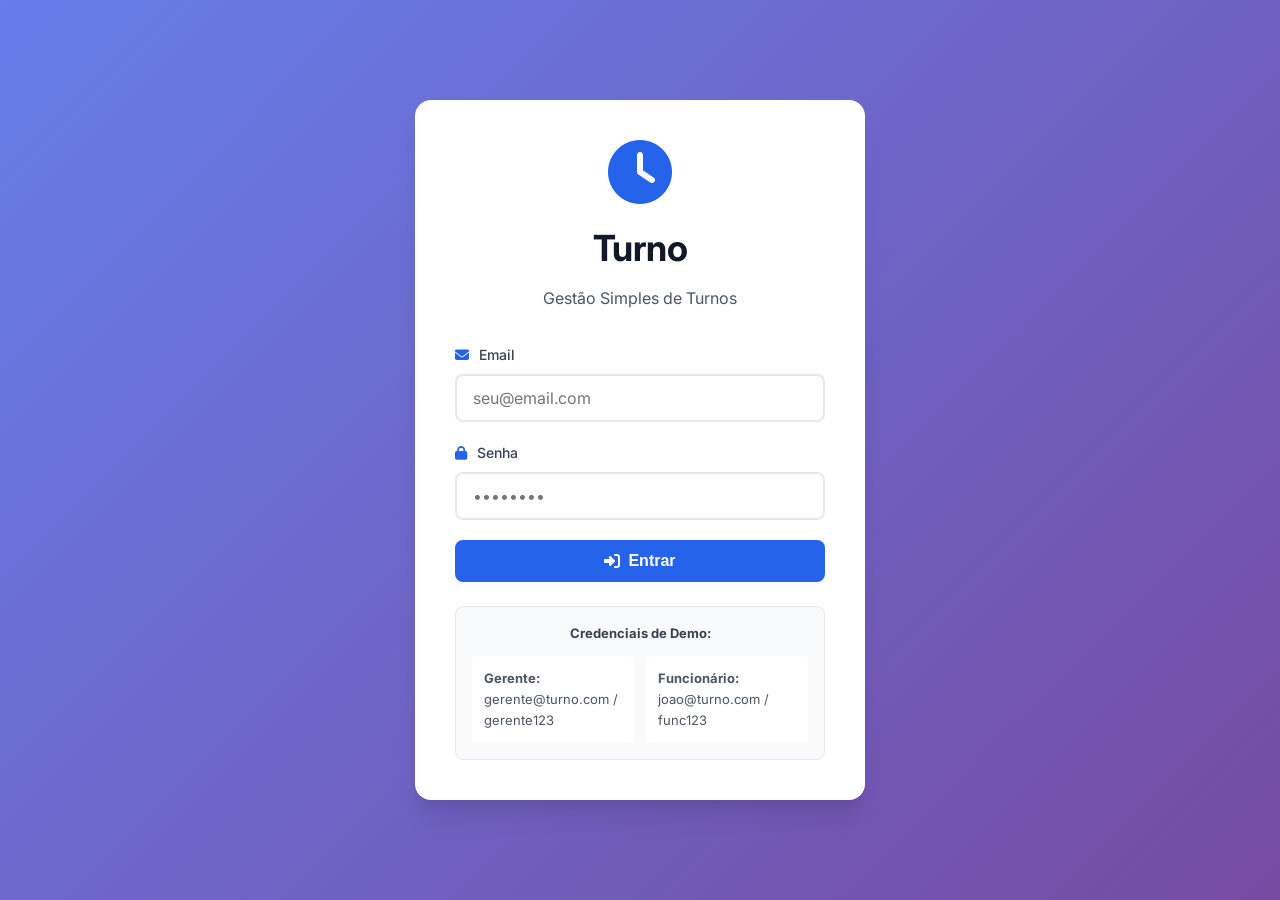
<file: index.html>
<!DOCTYPE html>
<html lang="pt-BR">
<head>
    <meta charset="UTF-8">
    <meta name="viewport" content="width=device-width, initial-scale=1.0">
    <title>Turno - Gestão Simples de Turnos</title>
    <link rel="stylesheet" href="css/style.css">
    <link rel="stylesheet" href="https://cdn.jsdelivr.net/npm/@fortawesome/fontawesome-free@6.4.0/css/all.min.css">
    <link href="https://fonts.googleapis.com/css2?family=Inter:wght@300;400;500;600;700&display=swap" rel="stylesheet">
</head>
<body class="login-page">
    <div class="login-container">
        <div class="login-box">
            <div class="logo-section">
                <i class="fas fa-clock logo-icon"></i>
                <h1 class="app-title">Turno</h1>
                <p class="app-subtitle">Gestão Simples de Turnos</p>
            </div>

            <form id="loginForm" class="login-form">
                <div class="form-group">
                    <label for="email">
                        <i class="fas fa-envelope"></i> Email
                    </label>
                    <input type="email" id="email" placeholder="seu@email.com" required>
                </div>

                <div class="form-group">
                    <label for="senha">
                        <i class="fas fa-lock"></i> Senha
                    </label>
                    <input type="password" id="senha" placeholder="••••••••" required>
                </div>

                <div class="error-message" id="errorMessage" style="display: none;">
                    <i class="fas fa-exclamation-circle"></i>
                    <span id="errorText"></span>
                </div>

                <button type="submit" class="btn-primary btn-block">
                    <i class="fas fa-sign-in-alt"></i> Entrar
                </button>
            </form>

            <div class="demo-credentials">
                <p class="demo-title"><strong>Credenciais de Demo:</strong></p>
                <div class="demo-users">
                    <div class="demo-user">
                        <strong>Gerente:</strong><br>
                        gerente@turno.com / gerente123
                    </div>
                    <div class="demo-user">
                        <strong>Funcionário:</strong><br>
                        joao@turno.com / func123
                    </div>
                </div>
            </div>
        </div>
    </div>

    <script src="js/auth.js"></script>
    <script src="js/login.js"></script>
</body>
</html>
</file>
<file: css/style.css>
/* ===========================
   VARIÁVEIS E RESET
   =========================== */
:root {
    --primary-color: #2563eb;
    --primary-dark: #1d4ed8;
    --secondary-color: #10b981;
    --danger-color: #ef4444;
    --warning-color: #f59e0b;
    --gray-50: #f9fafb;
    --gray-100: #f3f4f6;
    --gray-200: #e5e7eb;
    --gray-300: #d1d5db;
    --gray-400: #9ca3af;
    --gray-600: #4b5563;
    --gray-700: #374151;
    --gray-800: #1f2937;
    --gray-900: #111827;
    --white: #ffffff;
    --shadow-sm: 0 1px 2px 0 rgba(0, 0, 0, 0.05);
    --shadow: 0 1px 3px 0 rgba(0, 0, 0, 0.1), 0 1px 2px 0 rgba(0, 0, 0, 0.06);
    --shadow-md: 0 4px 6px -1px rgba(0, 0, 0, 0.1), 0 2px 4px -1px rgba(0, 0, 0, 0.06);
    --shadow-lg: 0 10px 15px -3px rgba(0, 0, 0, 0.1), 0 4px 6px -2px rgba(0, 0, 0, 0.05);
    --shadow-xl: 0 20px 25px -5px rgba(0, 0, 0, 0.1), 0 10px 10px -5px rgba(0, 0, 0, 0.04);
}

* {
    margin: 0;
    padding: 0;
    box-sizing: border-box;
}

body {
    font-family: 'Inter', -apple-system, BlinkMacSystemFont, 'Segoe UI', Roboto, Oxygen, Ubuntu, Cantarell, sans-serif;
    background: linear-gradient(135deg, #667eea 0%, #764ba2 100%);
    color: var(--gray-800);
    line-height: 1.6;
    min-height: 100vh;
}

/* ===========================
   PÁGINA DE LOGIN
   =========================== */
.login-page {
    display: flex;
    align-items: center;
    justify-content: center;
    min-height: 100vh;
    padding: 20px;
}

.login-container {
    width: 100%;
    max-width: 450px;
}

.login-box {
    background: var(--white);
    border-radius: 16px;
    box-shadow: var(--shadow-xl);
    padding: 40px;
    animation: slideUp 0.5s ease;
}

@keyframes slideUp {
    from {
        opacity: 0;
        transform: translateY(20px);
    }
    to {
        opacity: 1;
        transform: translateY(0);
    }
}

.logo-section {
    text-align: center;
    margin-bottom: 32px;
}

.logo-icon {
    font-size: 64px;
    color: var(--primary-color);
    margin-bottom: 16px;
}

.app-title {
    font-size: 36px;
    font-weight: 700;
    color: var(--gray-900);
    margin-bottom: 8px;
}

.app-subtitle {
    font-size: 16px;
    color: var(--gray-600);
}

.login-form {
    margin-bottom: 24px;
}

.form-group {
    margin-bottom: 20px;
}

.form-group label {
    display: block;
    font-size: 14px;
    font-weight: 500;
    color: var(--gray-700);
    margin-bottom: 8px;
}

.form-group label i {
    margin-right: 6px;
    color: var(--primary-color);
}

.form-group input {
    width: 100%;
    padding: 12px 16px;
    font-size: 16px;
    border: 2px solid var(--gray-200);
    border-radius: 8px;
    transition: all 0.3s ease;
    font-family: inherit;
}

.form-group input:focus {
    outline: none;
    border-color: var(--primary-color);
    box-shadow: 0 0 0 3px rgba(37, 99, 235, 0.1);
}

.error-message {
    background: #fee2e2;
    border: 1px solid var(--danger-color);
    color: var(--danger-color);
    padding: 12px 16px;
    border-radius: 8px;
    margin-bottom: 16px;
    font-size: 14px;
    display: flex;
    align-items: center;
    gap: 8px;
}

.demo-credentials {
    background: var(--gray-50);
    border: 1px solid var(--gray-200);
    border-radius: 8px;
    padding: 16px;
    font-size: 13px;
}

.demo-title {
    color: var(--gray-700);
    margin-bottom: 12px;
    text-align: center;
}

.demo-users {
    display: grid;
    grid-template-columns: 1fr 1fr;
    gap: 12px;
}

.demo-user {
    background: var(--white);
    padding: 12px;
    border-radius: 6px;
    color: var(--gray-600);
    line-height: 1.6;
}

/* ===========================
   BOTÕES
   =========================== */
.btn-primary,
.btn-secondary,
.btn-success,
.btn-danger,
.btn-warning {
    padding: 12px 24px;
    font-size: 16px;
    font-weight: 600;
    border: none;
    border-radius: 8px;
    cursor: pointer;
    transition: all 0.3s ease;
    display: inline-flex;
    align-items: center;
    justify-content: center;
    gap: 8px;
    text-decoration: none;
}

.btn-primary {
    background: var(--primary-color);
    color: var(--white);
}

.btn-primary:hover {
    background: var(--primary-dark);
    transform: translateY(-1px);
    box-shadow: var(--shadow-md);
}

.btn-secondary {
    background: var(--gray-200);
    color: var(--gray-700);
}

.btn-secondary:hover {
    background: var(--gray-300);
}

.btn-success {
    background: var(--secondary-color);
    color: var(--white);
}

.btn-success:hover {
    background: #059669;
}

.btn-danger {
    background: var(--danger-color);
    color: var(--white);
}

.btn-danger:hover {
    background: #dc2626;
}

.btn-warning {
    background: var(--warning-color);
    color: var(--white);
}

.btn-warning:hover {
    background: #d97706;
}

.btn-block {
    width: 100%;
}

.btn-small {
    padding: 8px 16px;
    font-size: 14px;
}

/* ===========================
   DASHBOARD LAYOUT
   =========================== */
.dashboard {
    display: flex;
    min-height: 100vh;
    background: var(--gray-50);
}

.sidebar {
    width: 280px;
    background: var(--white);
    box-shadow: var(--shadow-md);
    display: flex;
    flex-direction: column;
    position: fixed;
    height: 100vh;
    z-index: 100;
}

.sidebar-header {
    padding: 24px 20px;
    border-bottom: 1px solid var(--gray-200);
    text-align: center;
}

.sidebar-header .logo-icon {
    font-size: 48px;
    color: var(--primary-color);
    margin-bottom: 8px;
}

.sidebar-header h2 {
    font-size: 24px;
    color: var(--gray-900);
}

.user-info {
    padding: 20px;
    background: var(--gray-50);
    border-bottom: 1px solid var(--gray-200);
}

.user-avatar {
    width: 60px;
    height: 60px;
    border-radius: 50%;
    background: var(--primary-color);
    color: var(--white);
    display: flex;
    align-items: center;
    justify-content: center;
    font-size: 24px;
    font-weight: 600;
    margin: 0 auto 12px;
}

.user-name {
    font-size: 16px;
    font-weight: 600;
    color: var(--gray-900);
    text-align: center;
    margin-bottom: 4px;
}

.user-role {
    font-size: 14px;
    color: var(--gray-600);
    text-align: center;
}

.user-role .badge {
    display: inline-block;
    padding: 4px 12px;
    border-radius: 12px;
    font-size: 12px;
    font-weight: 600;
}

.badge-manager {
    background: #dbeafe;
    color: var(--primary-color);
}

.badge-employee {
    background: #d1fae5;
    color: var(--secondary-color);
}

.nav-menu {
    flex: 1;
    padding: 20px 0;
    overflow-y: auto;
}

.nav-item {
    padding: 12px 20px;
    display: flex;
    align-items: center;
    gap: 12px;
    color: var(--gray-700);
    text-decoration: none;
    transition: all 0.3s ease;
    font-size: 15px;
    cursor: pointer;
    border-left: 4px solid transparent;
}

.nav-item:hover {
    background: var(--gray-50);
    color: var(--primary-color);
}

.nav-item.active {
    background: #eff6ff;
    color: var(--primary-color);
    border-left-color: var(--primary-color);
    font-weight: 600;
}

.nav-item i {
    font-size: 18px;
    width: 24px;
}

.nav-badge {
    margin-left: auto;
    background: var(--danger-color);
    color: var(--white);
    font-size: 11px;
    padding: 2px 8px;
    border-radius: 10px;
    font-weight: 600;
}

.sidebar-footer {
    padding: 20px;
    border-top: 1px solid var(--gray-200);
}

.main-content {
    margin-left: 280px;
    flex: 1;
    display: flex;
    flex-direction: column;
    min-height: 100vh;
}

.top-bar {
    background: var(--white);
    padding: 16px 32px;
    box-shadow: var(--shadow-sm);
    display: flex;
    align-items: center;
    justify-content: space-between;
    position: sticky;
    top: 0;
    z-index: 50;
}

.page-title {
    font-size: 24px;
    font-weight: 600;
    color: var(--gray-900);
}

.top-actions {
    display: flex;
    align-items: center;
    gap: 16px;
}

.notifications-btn {
    position: relative;
    background: transparent;
    border: none;
    font-size: 20px;
    color: var(--gray-600);
    cursor: pointer;
    padding: 8px;
    border-radius: 8px;
    transition: all 0.3s ease;
}

.notifications-btn:hover {
    background: var(--gray-100);
    color: var(--primary-color);
}

.notification-badge {
    position: absolute;
    top: 4px;
    right: 4px;
    background: var(--danger-color);
    color: var(--white);
    font-size: 10px;
    padding: 2px 6px;
    border-radius: 10px;
    font-weight: 600;
}

.content-area {
    flex: 1;
    padding: 32px;
    max-width: 1400px;
    width: 100%;
    margin: 0 auto;
}

/* ===========================
   CARDS E WIDGETS
   =========================== */
.stats-grid {
    display: grid;
    grid-template-columns: repeat(auto-fit, minmax(250px, 1fr));
    gap: 24px;
    margin-bottom: 32px;
}

.stat-card {
    background: var(--white);
    border-radius: 12px;
    padding: 24px;
    box-shadow: var(--shadow);
    transition: all 0.3s ease;
}

.stat-card:hover {
    box-shadow: var(--shadow-md);
    transform: translateY(-2px);
}

.stat-header {
    display: flex;
    align-items: center;
    justify-content: space-between;
    margin-bottom: 16px;
}

.stat-label {
    font-size: 14px;
    color: var(--gray-600);
    font-weight: 500;
}

.stat-icon {
    width: 48px;
    height: 48px;
    border-radius: 12px;
    display: flex;
    align-items: center;
    justify-content: center;
    font-size: 24px;
}

.stat-icon.blue {
    background: #dbeafe;
    color: var(--primary-color);
}

.stat-icon.green {
    background: #d1fae5;
    color: var(--secondary-color);
}

.stat-icon.yellow {
    background: #fef3c7;
    color: var(--warning-color);
}

.stat-icon.red {
    background: #fee2e2;
    color: var(--danger-color);
}

.stat-value {
    font-size: 36px;
    font-weight: 700;
    color: var(--gray-900);
    line-height: 1;
}

.card {
    background: var(--white);
    border-radius: 12px;
    box-shadow: var(--shadow);
    overflow: hidden;
    margin-bottom: 24px;
}

.card-header {
    padding: 20px 24px;
    border-bottom: 1px solid var(--gray-200);
    display: flex;
    align-items: center;
    justify-content: space-between;
}

.card-title {
    font-size: 18px;
    font-weight: 600;
    color: var(--gray-900);
    display: flex;
    align-items: center;
    gap: 8px;
}

.card-body {
    padding: 24px;
}

/* ===========================
   TABELAS
   =========================== */
.table-container {
    overflow-x: auto;
}

table {
    width: 100%;
    border-collapse: collapse;
}

thead {
    background: var(--gray-50);
}

th {
    padding: 12px 16px;
    text-align: left;
    font-size: 13px;
    font-weight: 600;
    color: var(--gray-700);
    text-transform: uppercase;
    letter-spacing: 0.5px;
}

td {
    padding: 16px;
    border-bottom: 1px solid var(--gray-200);
    font-size: 14px;
}

tr:last-child td {
    border-bottom: none;
}

tbody tr:hover {
    background: var(--gray-50);
}

.status-badge {
    display: inline-block;
    padding: 4px 12px;
    border-radius: 12px;
    font-size: 12px;
    font-weight: 600;
}

.status-agendado {
    background: #dbeafe;
    color: var(--primary-color);
}

.status-concluido {
    background: #d1fae5;
    color: var(--secondary-color);
}

.status-falta {
    background: #fee2e2;
    color: var(--danger-color);
}

.status-atraso {
    background: #fef3c7;
    color: var(--warning-color);
}

.status-pendente {
    background: #fef3c7;
    color: var(--warning-color);
}

.status-aprovada {
    background: #d1fae5;
    color: var(--secondary-color);
}

.status-rejeitada {
    background: #fee2e2;
    color: var(--danger-color);
}

/* ===========================
   FORMULÁRIOS
   =========================== */
.form-grid {
    display: grid;
    grid-template-columns: repeat(auto-fit, minmax(250px, 1fr));
    gap: 20px;
    margin-bottom: 24px;
}

.form-group-full {
    grid-column: 1 / -1;
}

select,
textarea {
    width: 100%;
    padding: 12px 16px;
    font-size: 16px;
    border: 2px solid var(--gray-200);
    border-radius: 8px;
    transition: all 0.3s ease;
    font-family: inherit;
}

select:focus,
textarea:focus {
    outline: none;
    border-color: var(--primary-color);
    box-shadow: 0 0 0 3px rgba(37, 99, 235, 0.1);
}

textarea {
    resize: vertical;
    min-height: 100px;
}

/* ===========================
   CALENDÁRIO
   =========================== */
.calendar-header {
    display: flex;
    align-items: center;
    justify-content: space-between;
    margin-bottom: 24px;
}

.calendar-nav {
    display: flex;
    align-items: center;
    gap: 16px;
}

.calendar-month {
    font-size: 20px;
    font-weight: 600;
    color: var(--gray-900);
}

.calendar-grid {
    display: grid;
    grid-template-columns: repeat(7, 1fr);
    gap: 8px;
}

.calendar-day-header {
    padding: 12px;
    text-align: center;
    font-size: 13px;
    font-weight: 600;
    color: var(--gray-600);
    text-transform: uppercase;
}

.calendar-day {
    background: var(--gray-50);
    border: 2px solid var(--gray-200);
    border-radius: 8px;
    padding: 12px;
    min-height: 120px;
    cursor: pointer;
    transition: all 0.3s ease;
}

.calendar-day:hover {
    border-color: var(--primary-color);
    box-shadow: var(--shadow);
}

.calendar-day.today {
    border-color: var(--primary-color);
    background: #eff6ff;
}

.calendar-day-number {
    font-size: 14px;
    font-weight: 600;
    color: var(--gray-700);
    margin-bottom: 8px;
}

.calendar-shift {
    background: var(--primary-color);
    color: var(--white);
    padding: 6px 8px;
    border-radius: 6px;
    font-size: 12px;
    margin-bottom: 4px;
    display: block;
}

.calendar-shift.manha {
    background: #fbbf24;
}

.calendar-shift.tarde {
    background: var(--primary-color);
}

.calendar-shift.noite {
    background: #6366f1;
}

/* ===========================
   MODAL
   =========================== */
.modal {
    position: fixed;
    top: 0;
    left: 0;
    width: 100%;
    height: 100%;
    background: rgba(0, 0, 0, 0.5);
    display: none;
    align-items: center;
    justify-content: center;
    z-index: 1000;
    animation: fadeIn 0.3s ease;
}

.modal.active {
    display: flex;
}

@keyframes fadeIn {
    from {
        opacity: 0;
    }
    to {
        opacity: 1;
    }
}

.modal-content {
    background: var(--white);
    border-radius: 16px;
    max-width: 600px;
    width: 90%;
    max-height: 90vh;
    overflow-y: auto;
    animation: slideUpModal 0.3s ease;
}

@keyframes slideUpModal {
    from {
        opacity: 0;
        transform: translateY(50px);
    }
    to {
        opacity: 1;
        transform: translateY(0);
    }
}

.modal-header {
    padding: 24px;
    border-bottom: 1px solid var(--gray-200);
    display: flex;
    align-items: center;
    justify-content: space-between;
}

.modal-title {
    font-size: 20px;
    font-weight: 600;
    color: var(--gray-900);
}

.modal-close {
    background: transparent;
    border: none;
    font-size: 24px;
    color: var(--gray-400);
    cursor: pointer;
    padding: 0;
    width: 32px;
    height: 32px;
    display: flex;
    align-items: center;
    justify-content: center;
    border-radius: 6px;
    transition: all 0.3s ease;
}

.modal-close:hover {
    background: var(--gray-100);
    color: var(--gray-700);
}

.modal-body {
    padding: 24px;
}

.modal-footer {
    padding: 24px;
    border-top: 1px solid var(--gray-200);
    display: flex;
    gap: 12px;
    justify-content: flex-end;
}

/* ===========================
   NOTIFICAÇÕES
   =========================== */
.notification-item {
    padding: 16px;
    border-bottom: 1px solid var(--gray-200);
    transition: all 0.3s ease;
    cursor: pointer;
}

.notification-item:hover {
    background: var(--gray-50);
}

.notification-item:last-child {
    border-bottom: none;
}

.notification-item.unread {
    background: #eff6ff;
    font-weight: 600;
}

.notification-header {
    display: flex;
    align-items: flex-start;
    gap: 12px;
    margin-bottom: 8px;
}

.notification-icon {
    width: 36px;
    height: 36px;
    border-radius: 50%;
    display: flex;
    align-items: center;
    justify-content: center;
    font-size: 16px;
    flex-shrink: 0;
}

.notification-content {
    flex: 1;
}

.notification-text {
    font-size: 14px;
    color: var(--gray-700);
    margin-bottom: 4px;
}

.notification-time {
    font-size: 12px;
    color: var(--gray-500);
}

.empty-state {
    text-align: center;
    padding: 48px 24px;
    color: var(--gray-500);
}

.empty-state i {
    font-size: 64px;
    margin-bottom: 16px;
    color: var(--gray-300);
}

.empty-state p {
    font-size: 16px;
}

/* ===========================
   UTILITÁRIOS
   =========================== */
.text-center {
    text-align: center;
}

.text-right {
    text-align: right;
}

.mt-1 { margin-top: 8px; }
.mt-2 { margin-top: 16px; }
.mt-3 { margin-top: 24px; }
.mb-1 { margin-bottom: 8px; }
.mb-2 { margin-bottom: 16px; }
.mb-3 { margin-bottom: 24px; }

.hidden {
    display: none !important;
}

/* ===========================
   RESPONSIVO
   =========================== */
@media (max-width: 768px) {
    .sidebar {
        width: 100%;
        position: static;
        height: auto;
    }
    
    .main-content {
        margin-left: 0;
    }
    
    .top-bar {
        padding: 16px;
    }
    
    .content-area {
        padding: 16px;
    }
    
    .stats-grid {
        grid-template-columns: 1fr;
    }
    
    .form-grid {
        grid-template-columns: 1fr;
    }
    
    .calendar-grid {
        gap: 4px;
    }
    
    .calendar-day {
        min-height: 80px;
        padding: 8px;
    }
    
    .demo-users {
        grid-template-columns: 1fr;
    }
    
    .login-box {
        padding: 24px;
    }
}

@media (max-width: 480px) {
    .app-title {
        font-size: 28px;
    }
    
    .page-title {
        font-size: 20px;
    }
    
    .stat-value {
        font-size: 28px;
    }
}
</file>
